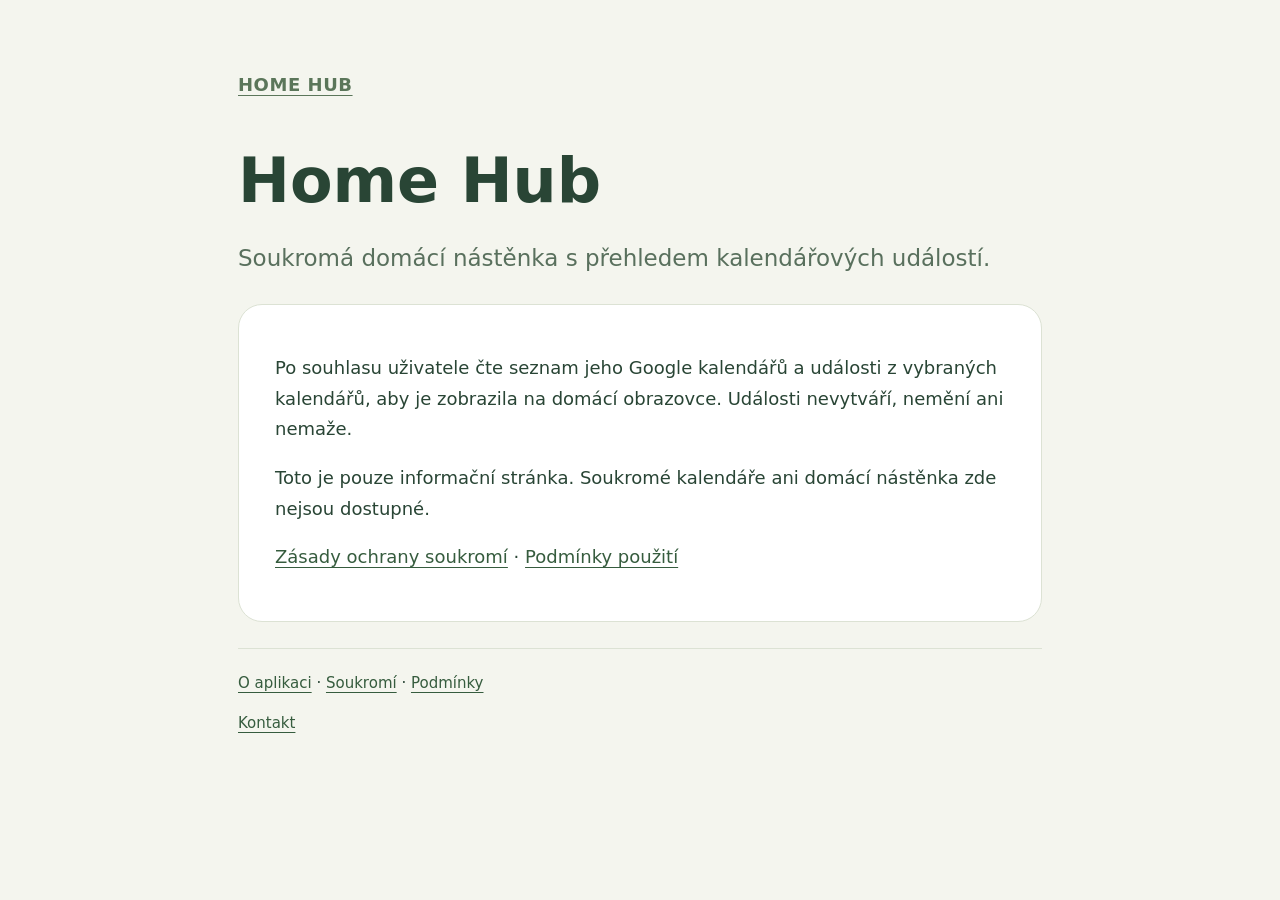
<file: index.html>
<!doctype html><html lang="cs"><head><meta charset="utf-8"><meta name="viewport" content="width=device-width,initial-scale=1"><meta name="description" content="Home Hub — soukromá domácí nástěnka a informace o ochraně soukromí."><meta name="referrer" content="no-referrer"><title>O aplikaci · Home Hub</title><link rel="stylesheet" href="style.css"></head><body><main><header><a class="brand" href="index.html">HOME HUB</a></header><h1>Home Hub</h1><p class="lead">Soukromá domácí nástěnka s přehledem kalendářových událostí.</p><section><p>Po souhlasu uživatele čte seznam jeho Google kalendářů a události z vybraných kalendářů, aby je zobrazila na domácí obrazovce. Události nevytváří, nemění ani nemaže.</p><p>Toto je pouze informační stránka. Soukromé kalendáře ani domácí nástěnka zde nejsou dostupné.</p><p><a href="privacy.html">Zásady ochrany soukromí</a> · <a href="terms.html">Podmínky použití</a></p></section><footer><a href="index.html">O aplikaci</a> · <a href="privacy.html">Soukromí</a> · <a href="terms.html">Podmínky</a><p><a href="mailto:bzucivka_46_podpalovac@icloud.com">Kontakt</a></p></footer></main></body></html>
</file>
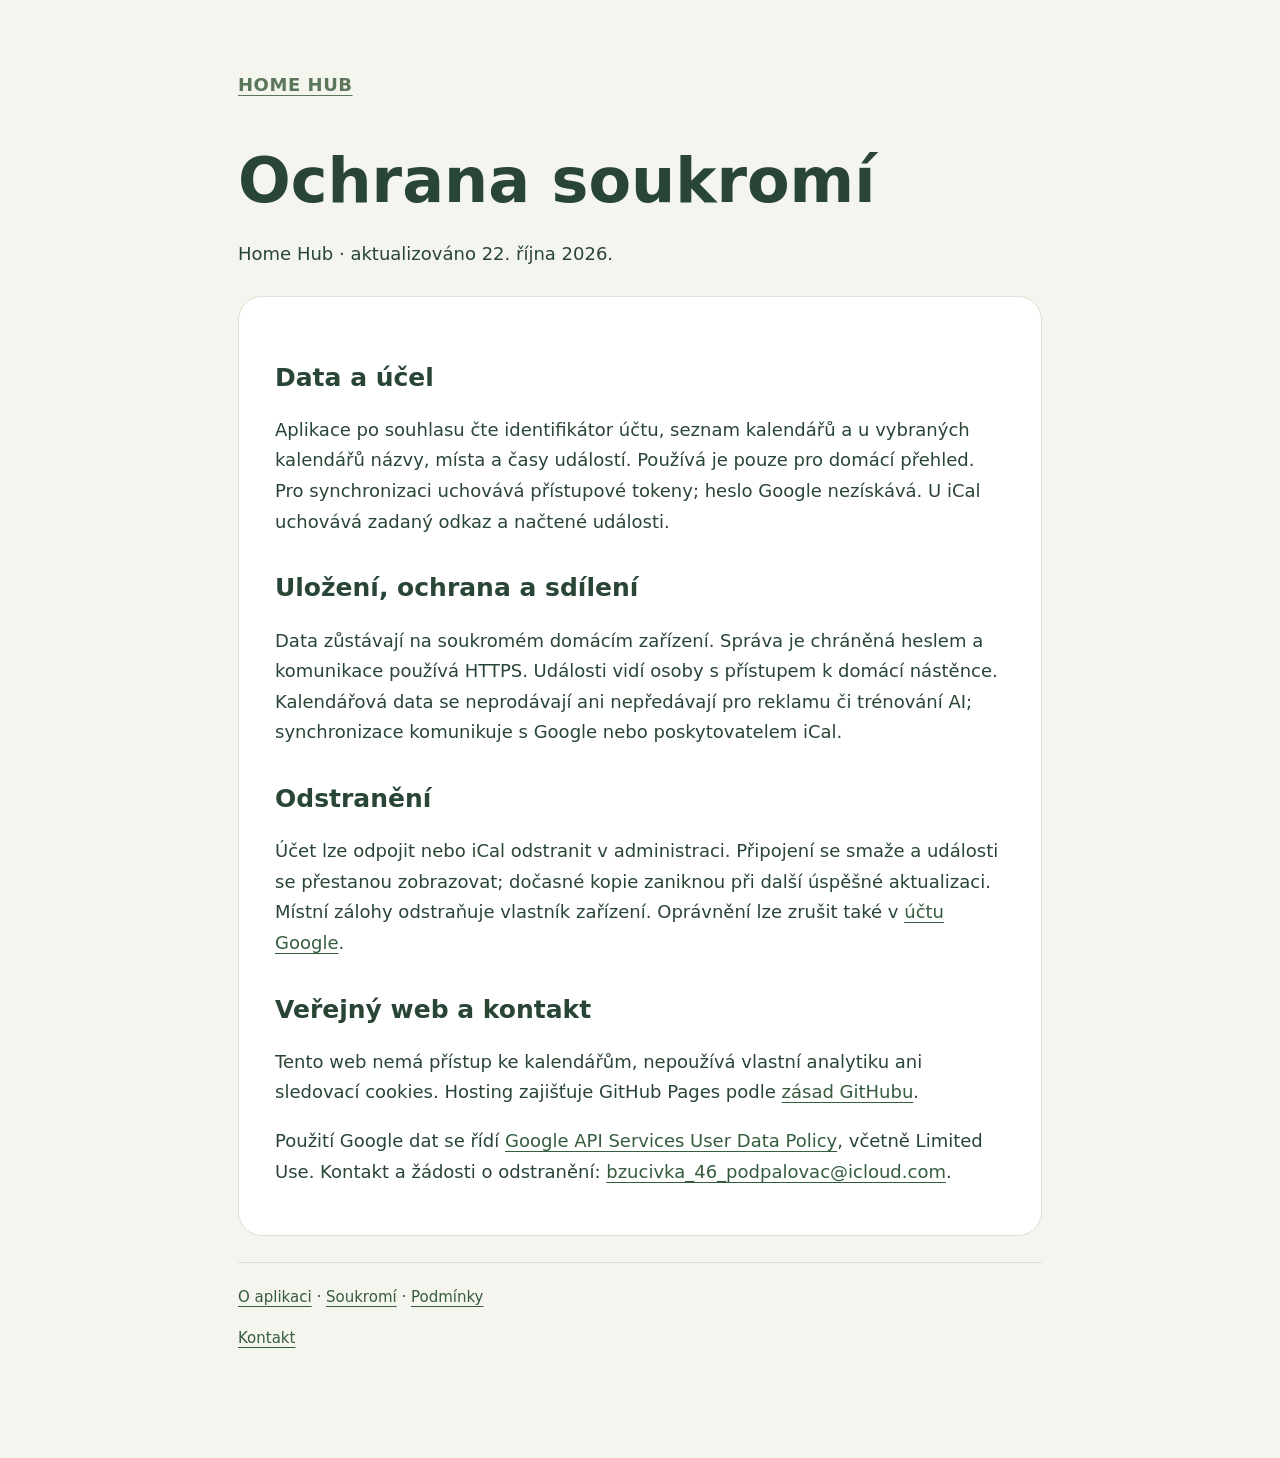
<file: privacy.html>
<!doctype html><html lang="cs"><head><meta charset="utf-8"><meta name="viewport" content="width=device-width,initial-scale=1"><meta name="description" content="Home Hub — soukromá domácí nástěnka a informace o ochraně soukromí."><meta name="referrer" content="no-referrer"><title>Ochrana soukromí · Home Hub</title><link rel="stylesheet" href="style.css"></head><body><main><header><a class="brand" href="index.html">HOME HUB</a></header><h1>Ochrana soukromí</h1><p>Home Hub · aktualizováno 22. října 2026.</p><section><h2>Data a účel</h2><p>Aplikace po souhlasu čte identifikátor účtu, seznam kalendářů a u vybraných kalendářů názvy, místa a časy událostí. Používá je pouze pro domácí přehled. Pro synchronizaci uchovává přístupové tokeny; heslo Google nezískává. U iCal uchovává zadaný odkaz a načtené události.</p><h2>Uložení, ochrana a sdílení</h2><p>Data zůstávají na soukromém domácím zařízení. Správa je chráněná heslem a komunikace používá HTTPS. Události vidí osoby s přístupem k domácí nástěnce. Kalendářová data se neprodávají ani nepředávají pro reklamu či trénování AI; synchronizace komunikuje s Google nebo poskytovatelem iCal.</p><h2>Odstranění</h2><p>Účet lze odpojit nebo iCal odstranit v administraci. Připojení se smaže a události se přestanou zobrazovat; dočasné kopie zaniknou při další úspěšné aktualizaci. Místní zálohy odstraňuje vlastník zařízení. Oprávnění lze zrušit také v <a href="https://myaccount.google.com/connections">účtu Google</a>.</p><h2>Veřejný web a kontakt</h2><p>Tento web nemá přístup ke kalendářům, nepoužívá vlastní analytiku ani sledovací cookies. Hosting zajišťuje GitHub Pages podle <a href="https://docs.github.com/en/site-policy/privacy-policies/github-general-privacy-statement">zásad GitHubu</a>.</p><p>Použití Google dat se řídí <a href="https://developers.google.com/terms/api-services-user-data-policy">Google API Services User Data Policy</a>, včetně Limited Use. Kontakt a žádosti o odstranění: <a href="mailto:bzucivka_46_podpalovac@icloud.com">bzucivka_46_podpalovac@icloud.com</a>.</p></section><footer><a href="index.html">O aplikaci</a> · <a href="privacy.html">Soukromí</a> · <a href="terms.html">Podmínky</a><p><a href="mailto:bzucivka_46_podpalovac@icloud.com">Kontakt</a></p></footer></main></body></html>
</file>
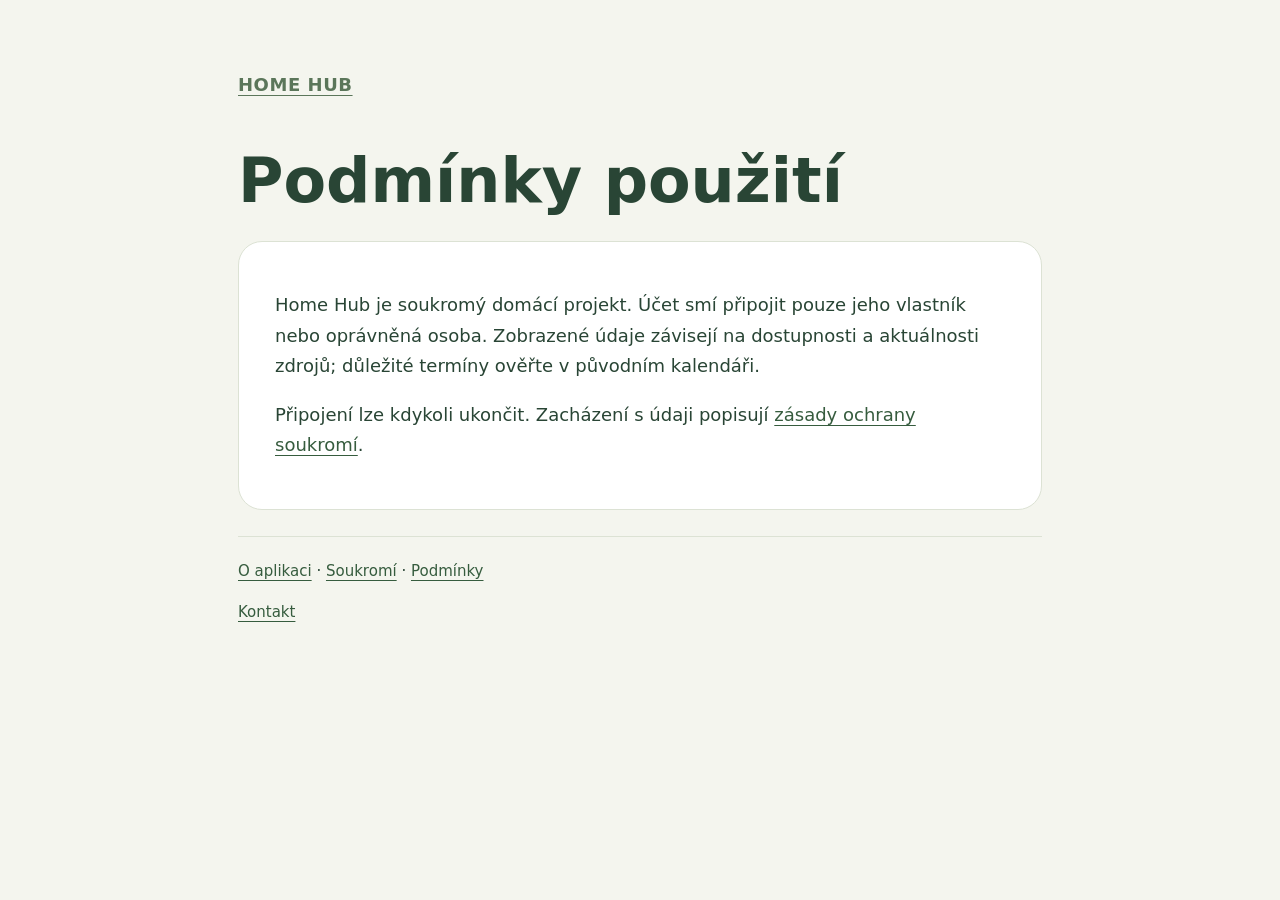
<file: terms.html>
<!doctype html><html lang="cs"><head><meta charset="utf-8"><meta name="viewport" content="width=device-width,initial-scale=1"><meta name="description" content="Home Hub — soukromá domácí nástěnka a informace o ochraně soukromí."><meta name="referrer" content="no-referrer"><title>Podmínky použití · Home Hub</title><link rel="stylesheet" href="style.css"></head><body><main><header><a class="brand" href="index.html">HOME HUB</a></header><h1>Podmínky použití</h1><section><p>Home Hub je soukromý domácí projekt. Účet smí připojit pouze jeho vlastník nebo oprávněná osoba. Zobrazené údaje závisejí na dostupnosti a aktuálnosti zdrojů; důležité termíny ověřte v původním kalendáři.</p><p>Připojení lze kdykoli ukončit. Zacházení s údaji popisují <a href="privacy.html">zásady ochrany soukromí</a>.</p></section><footer><a href="index.html">O aplikaci</a> · <a href="privacy.html">Soukromí</a> · <a href="terms.html">Podmínky</a><p><a href="mailto:bzucivka_46_podpalovac@icloud.com">Kontakt</a></p></footer></main></body></html>
</file>
<file: style.css>
*{box-sizing:border-box}body{margin:0;background:#f4f5ee;color:#294535;font:18px/1.7 system-ui,sans-serif}main{max-width:860px;margin:70px auto;padding:0 28px}header{margin-bottom:45px}.brand{font-weight:700;letter-spacing:.03em;color:#5b765a}h1{font-size:clamp(36px,7vw,62px);line-height:1.12;margin:18px 0 24px}h2{font-size:25px;line-height:1.3;margin-top:35px}a{color:#365c3e;text-underline-offset:4px}.lead{font-size:23px;color:#59705d}section{background:#fff;padding:30px 36px;border:1px solid #dce2d4;border-radius:24px;margin:26px 0}footer{font-size:15px;padding:22px 0;border-top:1px solid #dce2d4}.tag{display:inline-block;padding:5px 13px;border-radius:30px;background:#e4eadb;font-size:14px}li{margin:8px 0}@media(max-width:600px){main{margin:32px auto}section{padding:22px}body{font-size:16px}}
</file>
